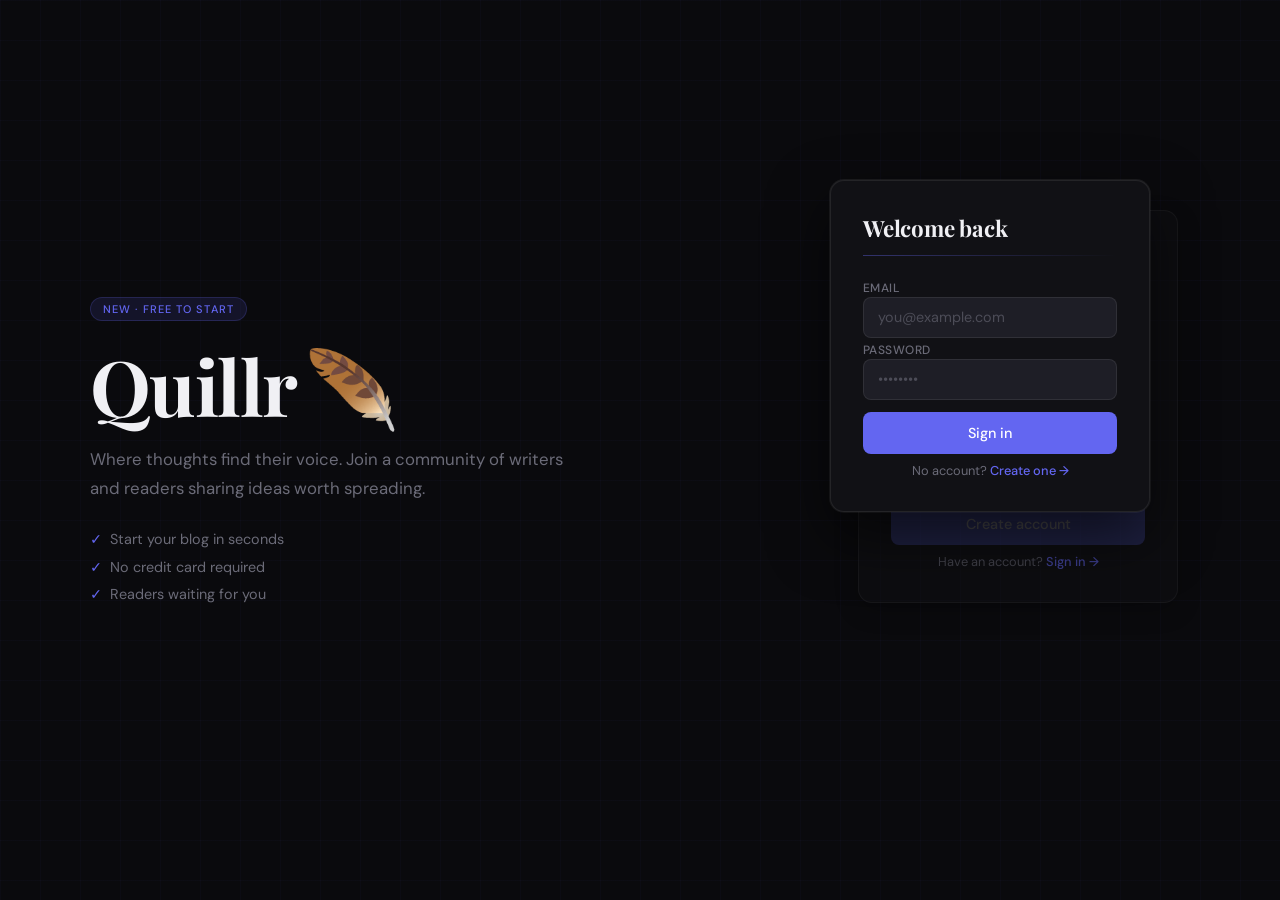
<file: docs/index.html>
<!DOCTYPE html>
<html lang="en">
    <head>
        <meta charset="UTF-8">
        <meta name="viewport" content="width=device-width, initial-scale=1.0">
        <title>Quillr — Where thoughts find their voice</title>
        <link rel="preconnect" href="https://fonts.googleapis.com">
        <link rel="stylesheet" href="https://fonts.googleapis.com/css2?family=Playfair+Display:wght@700&family=DM+Sans:wght@400;500&display=swap">
        <link rel="stylesheet" href="style.css">
    </head>
    <body>
        <div class="container">
            <div class="welcome">
                <span class="eyebrow">New · Free to start</span>
                <h1>Quillr<span class="quill">🪶</span></h1>
                <p class="tagline">Where thoughts find their voice. Join a community of writers and readers sharing ideas worth spreading.</p>
                <ul class="perks" aria-label="Features">
                    <li>Start your blog in seconds</li>
                    <li>No credit card required</li>
                    <li>Readers waiting for you</li>
                </ul>
            </div>

            <div class="cards-wrapper" role="region" aria-label="Authentication">
                <div class="card" id="loginCard" aria-label="Login form">
                    <div class="card-header">
                        <h2>Welcome back</h2>
                        <div class="divider" aria-hidden="true"></div>
                    </div>
                    <div class="card-body">
                        <form class="login-form">
                            <label class="field-label" for="login-email">Email</label>
                            <input id="login-email" type="email" placeholder="you@example.com" autocomplete="email" required>
                            <label class="field-label" for="login-password">Password</label>
                            <input id="login-password" type="password" placeholder="••••••••" autocomplete="current-password" required>
                            <button type="submit" class="btn-primary">Sign in</button>
                            <p class="switch-hint">No account? <button type="button" class="link-btn" id="goRegister">Create one →</button></p>
                            <p class="login-message"></p>
                        </form>
                    </div>
                </div>

                <div class="card inactive" id="registerCard" aria-label="Register form" aria-hidden="true">
                    <div class="card-header">
                        <h2>Join Quillr</h2>
                        <div class="divider" aria-hidden="true"></div>
                    </div>
                    <div class="card-body">
                        <form class="register-form">
                            <label class="field-label" for="reg-username">Username</label>
                            <input id="reg-username" type="text" placeholder="yourhandle" autocomplete="username" required tabindex="-1" disabled>
                            <label class="field-label" for="reg-email">Email</label>
                            <input id="reg-email" type="email" placeholder="you@example.com" autocomplete="email" required tabindex="-1" disabled>
                            <label class="field-label" for="reg-password">Password</label>
                            <input id="reg-password" type="password" placeholder="••••••••" autocomplete="new-password" required tabindex="-1" disabled>
                            <button type="submit" class="btn-primary" tabindex="-1" disabled>Create account</button>
                            <p class="switch-hint">Have an account? <button type="button" class="link-btn" id="goLogin" tabindex="-1">Sign in →</button></p>
                            <p class="register-message"></p>
                        </form>
                    </div>
                </div>
            </div>
        </div>

        <script src="config.js"></script>
        <script src="api.js"></script>
        <script src="index.js"></script>
    </body>
</html>
</file>
<file: docs/style.css>
*, *::before, *::after {
    margin: 0;
    padding: 0;
    box-sizing: border-box;
}

:root {
    --bg:          #0a0a0d;
    --surface:     #111115;
    --input-bg:    #1e1e26;
    --border:      rgba(255,255,255,0.08);
    --text:        #f0f0f4;
    --text-muted:  #6b6b78;
    --accent:      #6366f1;
    --accent-dim:  rgba(99,102,241,0.12);
    --accent-glow: rgba(99,102,241,0.25);
    --radius:      14px;
    --ease-spring: cubic-bezier(0.16, 1, 0.3, 1);
    --transition:  0.7s var(--ease-spring);
}

body {
    background-color: var(--bg);
    color: var(--text);
    min-height: 100vh;
    display: flex;
    align-items: center;
    justify-content: center;
    font-family: 'DM Sans', system-ui, sans-serif;
    -webkit-font-smoothing: antialiased;
    overflow-x: hidden;
}

body::before {
    content: '';
    position: fixed;
    inset: 0;
    background-image:
        linear-gradient(rgba(99,102,241,0.03) 1px, transparent 1px),
        linear-gradient(90deg, rgba(99,102,241,0.03) 1px, transparent 1px);
    background-size: 40px 40px;
    pointer-events: none;
    z-index: 0;
}

.container {
    position: relative;
    z-index: 1;
    display: flex;
    align-items: center;
    justify-content: space-between;
    gap: 4rem;
    width: min(90%, 1100px);
    padding: 4rem 0;
}

/* ── Welcome copy ── */
.welcome {
    flex: 1;
    max-width: 480px;
}

.eyebrow {
    display: inline-block;
    font-size: 11px;
    font-weight: 500;
    letter-spacing: 0.1em;
    text-transform: uppercase;
    color: var(--accent);
    background: var(--accent-dim);
    border: 1px solid rgba(99,102,241,0.2);
    border-radius: 100px;
    padding: 4px 12px;
    margin-bottom: 1.5rem;
}

.welcome h1 {
    font-family: 'Playfair Display', Georgia, serif;
    font-size: clamp(3rem, 6vw, 5rem);
    font-weight: 700;
    line-height: 1.05;
    letter-spacing: -0.02em;
    color: var(--text);
    margin-bottom: 1.25rem;
}

.quill {
    display: inline-block;
    margin-left: 0.1em;
    animation: float 3s ease-in-out infinite;
}

@keyframes float {
    0%, 100% { transform: translateY(0) rotate(-5deg); }
    50%       { transform: translateY(-6px) rotate(5deg); }
}

.tagline {
    font-size: 1.05rem;
    line-height: 1.7;
    color: var(--text-muted);
    margin-bottom: 1.75rem;
}

.perks {
    list-style: none;
    display: flex;
    flex-direction: column;
    gap: 0.6rem;
}

.perks li {
    font-size: 0.9rem;
    color: var(--text-muted);
    padding-left: 1.25rem;
    position: relative;
}

.perks li::before {
    content: '✓';
    position: absolute;
    left: 0;
    color: var(--accent);
    font-weight: 700;
}

/* ── Cards stack ── */
.cards-wrapper {
    position: relative;
    flex-shrink: 0;
    /* wide enough for front card (320px) + 28px right offset of back card */
    width: 360px;
    /* tall enough for front card + 30px bottom of back card peeking out */
    height: 540px;
}

.card {
    background: var(--surface);
    border: 1px solid var(--border);
    border-radius: var(--radius);
    padding: 2rem;
    width: 320px;
    position: absolute;
    display: flex;
    flex-direction: column;
    gap: 0;
    transition:
        top var(--transition),
        left var(--transition),
        opacity var(--transition),
        box-shadow var(--transition);
    cursor: default;
}

/* FRONT card */
.card:not(.inactive) {
    z-index: 5;
    top: 0;
    left: 0;
    box-shadow: 0 24px 60px rgba(0,0,0,0.6), 0 0 0 1px var(--border);
}

/* BACK card — shifted down+right so it peeks out below/beside the front */
.card.inactive {
    z-index: 1;
    top: 30px;
    left: 28px;
    opacity: 0.55;
    cursor: pointer;
    box-shadow: 0 8px 24px rgba(0,0,0,0.4);
}

.card.inactive:hover {
    opacity: 0.75;
}

.card.inactive * {
    pointer-events: none;
}

/* ── Card internals ── */
.card-header {
    margin-bottom: 1.25rem;
}

.card-header h2 {
    font-family: 'Playfair Display', Georgia, serif;
    font-size: 1.4rem;
    font-weight: 700;
    letter-spacing: -0.01em;
    color: var(--text);
    margin-bottom: 0.75rem;
}

.divider {
    height: 1px;
    background: linear-gradient(90deg, var(--accent) 0%, transparent 100%);
    opacity: 0.4;
}

.card-body {
    display: flex;
    flex-direction: column;
    gap: 0.55rem;
    flex: 1;
}

.field-label {
    font-size: 0.75rem;
    font-weight: 500;
    letter-spacing: 0.04em;
    text-transform: uppercase;
    color: var(--text-muted);
    margin-top: 0.4rem;
}

.card input {
    background: var(--input-bg);
    color: var(--text);
    border: 1px solid var(--border);
    border-radius: 8px;
    padding: 0.65rem 0.875rem;
    width: 100%;
    font-family: inherit;
    font-size: 0.9rem;
    transition: border-color 0.2s, box-shadow 0.2s;
    outline: none;
}

.card input:focus {
    border-color: var(--accent);
    box-shadow: 0 0 0 3px var(--accent-glow);
}

.card input::placeholder {
    color: var(--text-muted);
    opacity: 0.6;
}

.btn-primary {
    margin-top: 0.75rem;
    background: var(--accent);
    color: #fff;
    border: none;
    border-radius: 8px;
    padding: 0.75rem;
    width: 100%;
    font-family: inherit;
    font-size: 0.9rem;
    font-weight: 500;
    cursor: pointer;
    transition: opacity 0.15s, transform 0.15s, box-shadow 0.15s;
}

.btn-primary:hover {
    opacity: 0.9;
    box-shadow: 0 4px 20px var(--accent-glow);
}

.btn-primary:active {
    transform: scale(0.98);
}

.btn-primary:disabled {
    opacity: 0.4;
    cursor: not-allowed;
}

.switch-hint {
    text-align: center;
    font-size: 0.8rem;
    color: var(--text-muted);
    margin-top: 0.5rem;
}

.link-btn {
    background: none;
    border: none;
    color: var(--accent);
    font-family: inherit;
    font-size: inherit;
    font-weight: 500;
    cursor: pointer;
    padding: 0;
    transition: opacity 0.15s;
}

.link-btn:hover { opacity: 0.75; }

/* ── Responsive ── */
@media (max-width: 768px) {
    .container {
        flex-direction: column;
        align-items: center;
        text-align: center;
        padding: 3rem 1rem;
        gap: 3rem;
    }

    .welcome { max-width: 100%; }
    .perks { align-items: center; }

    .cards-wrapper {
        width: 320px;
        height: 500px;
    }
}
</file>
<file: docs/shared.css>
/* ── Quillr Shared Styles ── */
*, *::before, *::after { margin:0; padding:0; box-sizing:border-box; }

:root {
    --bg:           #0a0a0d;
    --surface:      #111115;
    --surface-2:    #18181e;
    --input-bg:     #1e1e26;
    --border:       rgba(255,255,255,0.08);
    --border-hover: rgba(255,255,255,0.16);
    --text:         #f0f0f4;
    --text-muted:   #6b6b78;
    --accent:       #6366f1;
    --accent-dim:   rgba(99,102,241,0.12);
    --accent-glow:  rgba(99,102,241,0.25);
    --danger:       #f87171;
    --success:      #4ade80;
    --radius:       14px;
    --radius-sm:    8px;
    --ease:         cubic-bezier(0.16,1,0.3,1);
    --transition:   0.35s var(--ease);
}

body {
    background: var(--bg);
    color: var(--text);
    font-family: 'DM Sans', system-ui, sans-serif;
    -webkit-font-smoothing: antialiased;
    min-height: 100vh;
}

body::before {
    content:'';
    position:fixed;
    inset:0;
    background-image:
        linear-gradient(rgba(99,102,241,0.025) 1px, transparent 1px),
        linear-gradient(90deg, rgba(99,102,241,0.025) 1px, transparent 1px);
    background-size:40px 40px;
    pointer-events:none;
    z-index:0;
}

/* ── Nav ── */
nav {
    position:sticky;
    top:0;
    z-index:100;
    background: rgba(10,10,13,0.85);
    backdrop-filter: blur(16px);
    border-bottom: 1px solid var(--border);
    padding: 0 2rem;
    height: 60px;
    display: flex;
    align-items: center;
    justify-content: space-between;
}

.nav-brand {
    font-family: 'Playfair Display', Georgia, serif;
    font-size: 1.4rem;
    font-weight: 700;
    color: var(--text);
    text-decoration: none;
    display: flex;
    align-items: center;
    gap: 0.35rem;
}

.nav-actions { display:flex; align-items:center; gap:0.75rem; }

/* ── Buttons ── */
.btn {
    display: inline-flex;
    align-items: center;
    gap: 0.4rem;
    padding: 0.55rem 1.1rem;
    border-radius: var(--radius-sm);
    font-family: inherit;
    font-size: 0.875rem;
    font-weight: 500;
    cursor: pointer;
    transition: opacity var(--transition), transform 0.15s, box-shadow 0.15s;
    border: none;
    text-decoration: none;
}
.btn:active { transform: scale(0.97); }

.btn-primary {
    background: var(--accent);
    color: #fff;
}
.btn-primary:hover { opacity:0.88; box-shadow: 0 4px 20px var(--accent-glow); }

.btn-ghost {
    background: transparent;
    color: var(--text-muted);
    border: 1px solid var(--border);
}
.btn-ghost:hover { color:var(--text); border-color:var(--border-hover); background:var(--surface-2); }

.btn-danger {
    background: rgba(248,113,113,0.12);
    color: var(--danger);
    border: 1px solid rgba(248,113,113,0.2);
}
.btn-danger:hover { background: rgba(248,113,113,0.2); }

.btn:disabled { opacity:0.4; cursor:not-allowed; transform:none !important; }
.btn-sm { padding: 0.35rem 0.75rem; font-size:0.8rem; }

/* ── Page wrapper ── */
.page { position:relative; z-index:1; }

.container {
    max-width: 900px;
    margin: 0 auto;
    padding: 0 1.5rem;
}
.container-wide {
    max-width: 1200px;
    margin: 0 auto;
    padding: 0 1.5rem;
}

/* ── Cards ── */
.page .card {
    background: var(--surface);
    border: 1px solid var(--border);
    border-radius: var(--radius);
    padding: 1.5rem;
}

/* ── Forms ── */
.field-label {
    display: block;
    font-size: 0.75rem;
    font-weight: 500;
    letter-spacing: 0.06em;
    text-transform: uppercase;
    color: var(--text-muted);
    margin-bottom: 0.4rem;
}

.page input, .page textarea, .page select {
    width: 100%;
    background: var(--input-bg);
    color: var(--text);
    border: 1px solid var(--border);
    border-radius: var(--radius-sm);
    padding: 0.65rem 0.875rem;
    font-family: inherit;
    font-size: 0.9rem;
    outline: none;
    transition: border-color 0.2s, box-shadow 0.2s;
}
.page input:focus, .page textarea:focus, .page select:focus {
    border-color: var(--accent);
    box-shadow: 0 0 0 3px var(--accent-glow);
}
.page input::placeholder, .page textarea::placeholder { color:var(--text-muted); opacity:0.6; }
textarea { resize: vertical; line-height: 1.6; }

.field-group { display:flex; flex-direction:column; gap:0.4rem; margin-bottom:1rem; }

/* ── Post card ── */
.post-card {
    background: var(--surface);
    border: 1px solid var(--border);
    border-radius: var(--radius);
    padding: 1.5rem;
    cursor: pointer;
    transition: border-color var(--transition), transform var(--transition), box-shadow var(--transition);
    text-decoration: none;
    display: block;
    color: inherit;
}
.post-card:hover {
    border-color: var(--border-hover);
    transform: translateY(-2px);
    box-shadow: 0 12px 40px rgba(0,0,0,0.4);
}
.post-card-title {
    font-family: 'Playfair Display', Georgia, serif;
    font-size: 1.15rem;
    font-weight: 700;
    color: var(--text);
    margin-bottom: 0.5rem;
    line-height: 1.3;
}
.post-card-excerpt {
    font-size: 0.875rem;
    color: var(--text-muted);
    line-height: 1.6;
    display: -webkit-box;
    -webkit-line-clamp: 2;
    -webkit-box-orient: vertical;
    overflow: hidden;
    margin-bottom: 0.75rem;
}
.post-card-meta {
    display: flex;
    align-items: center;
    gap: 0.75rem;
    font-size: 0.78rem;
    color: var(--text-muted);
}
.post-card-meta a { color:var(--accent); text-decoration:none; }
.post-card-meta a:hover { opacity:0.8; }

/* ── Avatar ── */
.avatar {
    width: 36px; height: 36px;
    border-radius: 50%;
    background: var(--accent-dim);
    border: 1px solid rgba(99,102,241,0.3);
    display: flex; align-items:center; justify-content:center;
    font-size: 0.85rem; font-weight:600; color:var(--accent);
    flex-shrink: 0;
    overflow: hidden;
    text-decoration: none;
}
.avatar img { width:100%; height:100%; object-fit:cover; }
.avatar-lg { width:72px; height:72px; font-size:1.5rem; }

/* ── Toast ── */
#toast {
    position: fixed;
    bottom: 1.5rem;
    left: 50%;
    transform: translateX(-50%) translateY(80px);
    background: var(--surface-2);
    border: 1px solid var(--border-hover);
    border-radius: 100px;
    padding: 0.6rem 1.25rem;
    font-size: 0.875rem;
    z-index: 999;
    transition: transform 0.4s var(--ease);
    white-space: nowrap;
}
#toast.show { transform: translateX(-50%) translateY(0); }
#toast.error { border-color: rgba(248,113,113,0.4); color:var(--danger); }
#toast.success { border-color: rgba(74,222,128,0.3); color:var(--success); }

/* ── Spinner ── */
.spinner {
    width:20px; height:20px;
    border: 2px solid var(--border);
    border-top-color: var(--accent);
    border-radius: 50%;
    animation: spin 0.7s linear infinite;
    margin: 2rem auto;
}
@keyframes spin { to { transform:rotate(360deg); } }

.loading-state { display:flex; justify-content:center; padding:3rem 0; }
.empty-state { text-align:center; padding:4rem 0; color:var(--text-muted); }
.empty-state p { margin-top:0.5rem; font-size:0.9rem; }

/* ── Pagination ── */
.pagination {
    display: flex;
    align-items: center;
    justify-content: center;
    gap: 0.5rem;
    padding: 2rem 0;
}
.page-btn {
    padding: 0.4rem 0.9rem;
    border-radius: var(--radius-sm);
    background: var(--surface);
    border: 1px solid var(--border);
    color: var(--text-muted);
    font-family: inherit;
    font-size:0.875rem;
    cursor: pointer;
    transition: all 0.2s;
}
.page-btn:hover:not(:disabled) { border-color:var(--accent); color:var(--accent); }
.page-btn.active { background:var(--accent); color:#fff; border-color:var(--accent); }
.page-btn:disabled { opacity:0.3; cursor:not-allowed; }

/* ── Divider ── */
.divider {
    height:1px;
    background: linear-gradient(90deg, var(--accent) 0%, transparent 80%);
    opacity:0.3;
    margin: 1.25rem 0;
}

/* ── Responsive ── */
@media (max-width:640px) {
    nav { padding:0 1rem; }
    .container, .container-wide { padding:0 1rem; }
}
</file>
